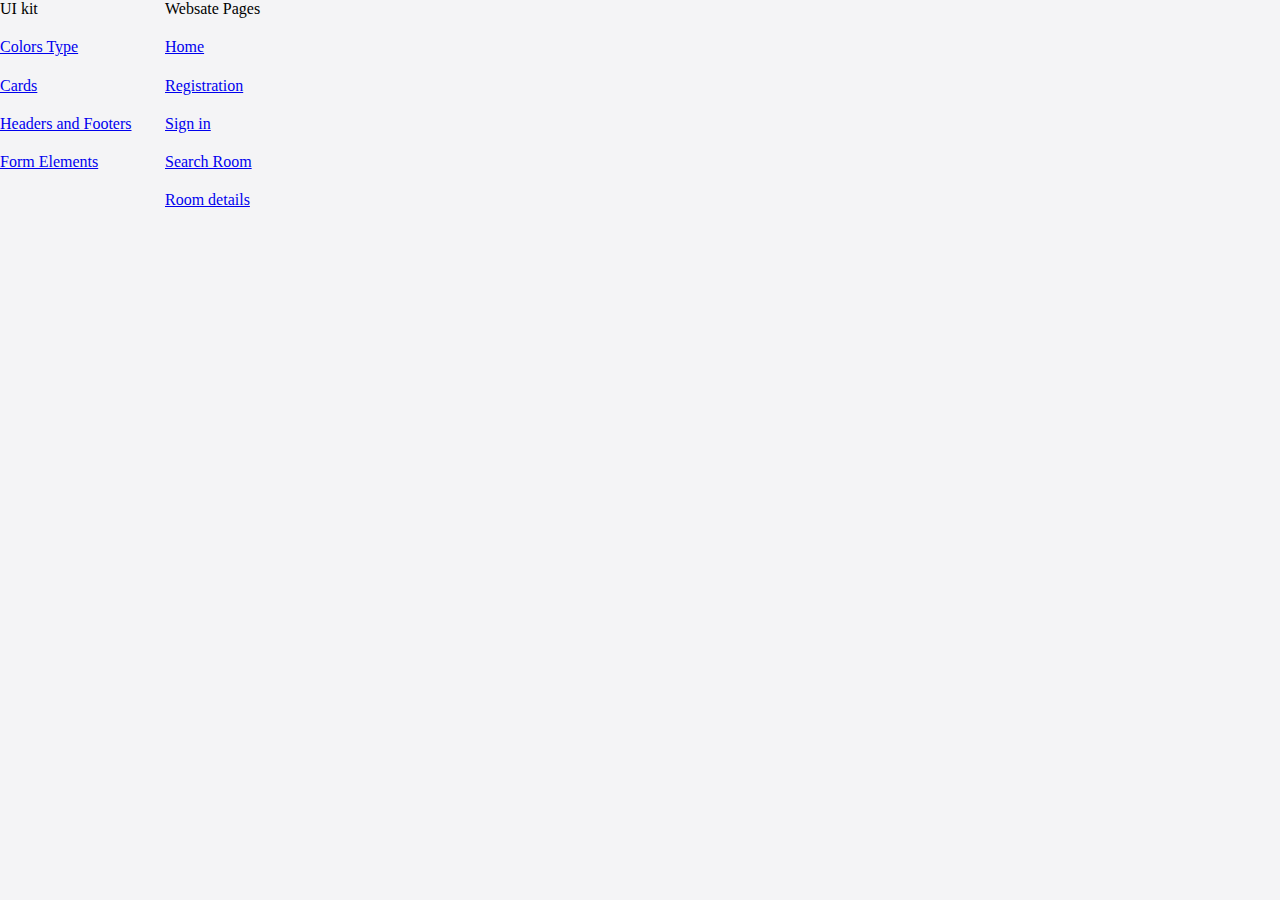
<file: index.html>
<!DOCTYPE html><html lang="en"><head><meta charset="utf-8"><meta name="viewport" content="width=device-width, initial-scale=1.0"><title>Pages</title><script src="https://ajax.googleapis.com/ajax/libs/jquery/2.1.3/jquery.min.js"></script><body><div class="AllPages"><div class="UI"><p>UI kit</p><a class="Ui-link" href="https://ryuu-san.github.io/Hotel/colors&amp;type.html"><h2 class="default-second-level-heading bullet-list__header"></h2> Colors Type</a><a class="Ui-link" href="https://ryuu-san.github.io/Hotel/cards.html"><h2 class="default-second-level-heading bullet-list__header"></h2> Cards</a><a class="Ui-link" href="https://ryuu-san.github.io/Hotel/headers&amp;footers.html"><h2 class="default-second-level-heading bullet-list__header"></h2> Headers and Footers</a><a class="Ui-link" href="https://ryuu-san.github.io/Hotel/form&amp;elements.html"><h2 class="default-second-level-heading bullet-list__header"></h2> Form Elements</a></div><div class="WebsatePages"><p>Websate Pages</p><a class="Ui-link" href="https://ryuu-san.github.io/Hotel/landing&amp;page.html"><h2 class="default-second-level-heading bullet-list__header"></h2> Home</a><a class="Ui-link" href="https://ryuu-san.github.io/Hotel/registration.html"><h2 class="default-second-level-heading bullet-list__header"></h2> Registration</a><a class="Ui-link" href="https://ryuu-san.github.io/Hotel/sign&amp;in.html"><h2 class="default-second-level-heading bullet-list__header"></h2> Sign in</a><a class="Ui-link" href="https://ryuu-san.github.io/Hotel/search&amp;room-filter.html"><h2 class="default-second-level-heading bullet-list__header"></h2> Search Room</a><a class="Ui-link" href="https://ryuu-san.github.io/Hotel/room&amp;details.html"><h2 class="default-second-level-heading bullet-list__header"></h2> Room details</a></div></div><script type="text/javascript" src="https://ryuu-san.github.io/Hotel/assets/js/app.js"></script></body><link href="https://ryuu-san.github.io/Hotel/assets/css/app.css" rel="stylesheet"></head></html>
</file>
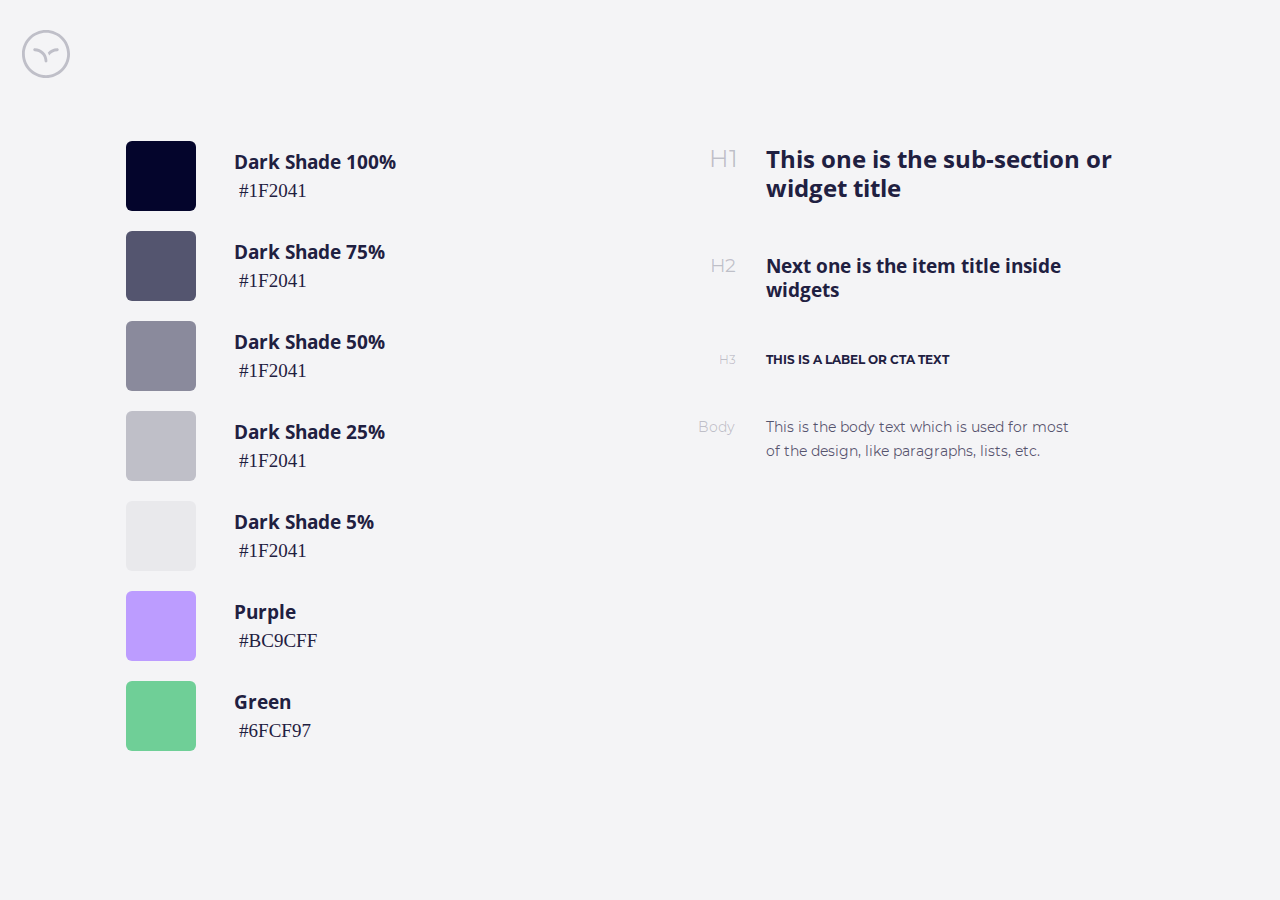
<file: colors&type.html>
<!DOCTYPE html><html lang="en"><head><meta charset="utf-8"><meta name="viewport" content="width=device-width, initial-scale=1.0"><title>Colors &amp; Type</title><script src="https://ajax.googleapis.com/ajax/libs/jquery/2.1.3/jquery.min.js"></script><link href="https://ryuu-san.github.io/Hotel/assets/css/app.css" rel="stylesheet"></head><body><div class="logo__svg"><svg width="48" height="48" viewBox="0 0 48 48" fill="none" xmlns="http://www.w3.org/2000/svg"><path d="M23.9989 32.4712C23.2224 32.4712 22.5871 31.8359 22.5871 31.0594C22.5871 25.6241 18.14 21.177 12.7047 21.177C11.9283 21.177 11.293 20.5418 11.293 19.7653C11.293 18.9888 11.9283 18.3535 12.7047 18.3535C19.7283 18.3535 25.4106 24.0359 25.4106 31.0594C25.4106 31.8359 24.7753 32.4712 23.9989 32.4712Z" fill="#1F2041" fill-opacity="0.25"></path><path d="M36.7068 19.7653C36.7068 20.5418 36.0715 21.177 35.295 21.177C31.9421 21.177 28.9421 22.8712 27.1774 25.4476C26.7892 24.4594 26.3303 23.5418 25.7656 22.6947C28.095 20.0123 31.5186 18.3535 35.295 18.3535C36.0715 18.3535 36.7068 18.9888 36.7068 19.7653Z" fill="#1F2041" fill-opacity="0.25"></path><path d="M24 48C10.7647 48 0 37.2353 0 24C0 10.7647 10.7647 0 24 0C37.2353 0 48 10.7647 48 24C48 37.2353 37.2353 48 24 48ZM24 2.82353C12.3176 2.82353 2.82353 12.3176 2.82353 24C2.82353 35.6824 12.3176 45.1765 24 45.1765C35.6824 45.1765 45.1765 35.6824 45.1765 24C45.1765 12.3176 35.6824 2.82353 24 2.82353Z" fill="#1F2041" fill-opacity="0.25"></path></svg></div><div class="block-colorsType"><div class="element-column element-column__colors-type"><div class="element-column__color-wrap"><div class="element-column__block-color"><div class="color-rendering color-rendering__element-column color-rendering"></div><h1 class="color-code__title">Dark Shade 100%</h1><p class="color-code__text">#1F2041</p></div></div><div class="element-column__color-wrap"><div class="element-column__block-color"><div class="color-rendering color-rendering__element-column color-rendering_dark-grey"></div><h1 class="color-code__title">Dark Shade 75%</h1><p class="color-code__text">#1F2041</p></div></div><div class="element-column__color-wrap"><div class="element-column__block-color"><div class="color-rendering color-rendering__element-column color-rendering_gray"></div><h1 class="color-code__title">Dark Shade 50%</h1><p class="color-code__text">#1F2041</p></div></div><div class="element-column__color-wrap"><div class="element-column__block-color"><div class="color-rendering color-rendering__element-column color-rendering_light-gray"></div><h1 class="color-code__title">Dark Shade 25%</h1><p class="color-code__text">#1F2041</p></div></div><div class="element-column__color-wrap"><div class="element-column__block-color"><div class="color-rendering color-rendering__element-column color-rendering_white"></div><h1 class="color-code__title">Dark Shade 5%</h1><p class="color-code__text">#1F2041</p></div></div><div class="element-column__color-wrap"><div class="element-column__block-color"><div class="color-rendering color-rendering__element-column color-rendering_purple"></div><h1 class="color-code__title">Purple</h1><p class="color-code__text">#BC9CFF</p></div></div><div class="element-column__color-wrap"><div class="element-column__block-color"><div class="color-rendering color-rendering__element-column color-rendering_green"></div><h1 class="color-code__title">Green</h1><p class="color-code__text">#6FCF97</p></div></div></div><div class="element-column element-column__colors-type"><div class="block-container"><h1 class="header-example_example-H1">H1</h1><h1 class="text-example_example-H1">This one is the sub-section or widget title</h1></div><div class="block-container"><h1 class="header-example_example-H2">H2</h1><h1 class="text-example_example-H2">Next one is the item title inside widgets</h1></div><div class="block-container"><h1 class="header-example_example-H3">H3</h1><h1 class="text-example_example-H3">This is a label or CTA text</h1></div><div class="block-container"><h1 class="header-example_example-body">Body</h1><h1 class="text-example_example-body">This is the body text which is used for most of the design, like paragraphs, lists, etc.</h1></div></div></div><script type="text/javascript" src="https://ryuu-san.github.io/Hotel/assets/js/app.js"></script></body></html>
</file>
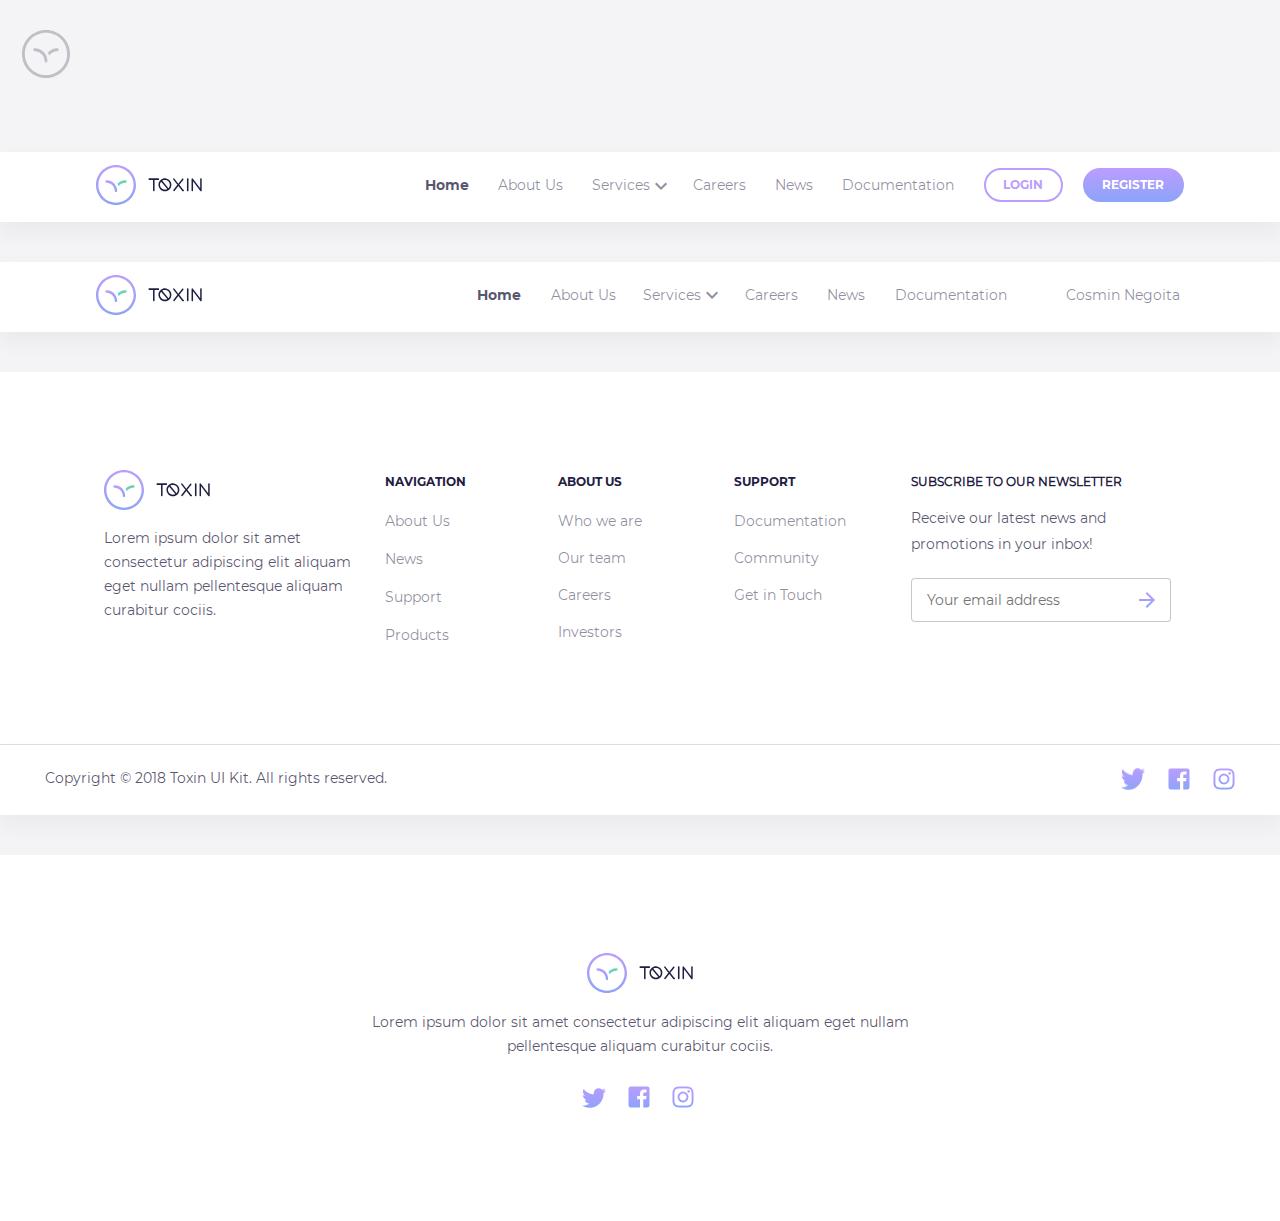
<file: headers&footers.html>
<!DOCTYPE html><html lang="en"><head><meta charset="utf-8"><meta name="viewport" content="width=device-width, initial-scale=1.0"><title>Headers &amp; Footers</title><script src="https://ajax.googleapis.com/ajax/libs/jquery/2.1.3/jquery.min.js"></script><link href="https://ryuu-san.github.io/Hotel/assets/css/app.css" rel="stylesheet"></head><body><div class="logo__svg"><svg width="48" height="48" viewBox="0 0 48 48" fill="none" xmlns="http://www.w3.org/2000/svg"><path d="M23.9989 32.4712C23.2224 32.4712 22.5871 31.8359 22.5871 31.0594C22.5871 25.6241 18.14 21.177 12.7047 21.177C11.9283 21.177 11.293 20.5418 11.293 19.7653C11.293 18.9888 11.9283 18.3535 12.7047 18.3535C19.7283 18.3535 25.4106 24.0359 25.4106 31.0594C25.4106 31.8359 24.7753 32.4712 23.9989 32.4712Z" fill="#1F2041" fill-opacity="0.25"></path><path d="M36.7068 19.7653C36.7068 20.5418 36.0715 21.177 35.295 21.177C31.9421 21.177 28.9421 22.8712 27.1774 25.4476C26.7892 24.4594 26.3303 23.5418 25.7656 22.6947C28.095 20.0123 31.5186 18.3535 35.295 18.3535C36.0715 18.3535 36.7068 18.9888 36.7068 19.7653Z" fill="#1F2041" fill-opacity="0.25"></path><path d="M24 48C10.7647 48 0 37.2353 0 24C0 10.7647 10.7647 0 24 0C37.2353 0 48 10.7647 48 24C48 37.2353 37.2353 48 24 48ZM24 2.82353C12.3176 2.82353 2.82353 12.3176 2.82353 24C2.82353 35.6824 12.3176 45.1765 24 45.1765C35.6824 45.1765 45.1765 35.6824 45.1765 24C45.1765 12.3176 35.6824 2.82353 24 2.82353Z" fill="#1F2041" fill-opacity="0.25"></path></svg></div><div class="block-headers-footers"><div class="container-headers-footers"><div class="header-visitor"><div class="container-headers container-headers__header-visitor"><div class="header-visitor__logo standard-logo"><img src="/assets/img/Logo.svg"></div><div class="header-visitor__logo mobile-logo"><img src="/assets/img/Logo-mobile.svg"></div><div class="header-visitor__navigation"><p class="default-entire-text header-visitor__navigation-title header-visitor__navigation-title_active">Home</p><p class="default-entire-text header-visitor__navigation-title">About Us</p><p class="default-entire-text header-visitor__navigation-title"><span class="datepicker__market">expand_more</span> Services</p><p class="default-entire-text header-visitor__navigation-title">Careers</p><p class="default-entire-text header-visitor__navigation-title">News</p><p class="default-entire-text header-visitor__navigation-title">Documentation</p><span class="mobile-menu">menu</span><span class="mobile-profile">person_outline</span><div class="button-container button-container__header-visitor"><button class="main-button visitor-button-login">Login</button></div><div class="button-container button-container__header-visitor button-container__header-visitor_left"><button class="main-button visitor-button-register">Register</button></div></div></div></div></div><div class="container-headers-footers"><div class="header-user"><div class="container-headers container-headers__header-visitor"><div class="header-user__logo standard-logo"><img src="/assets/img/Logo.svg"></div><div class="header-user__logo mobile-logo"><img src="/assets/img/Logo-mobile.svg"></div><div class="header-user__navigation"><p class="default-entire-text header-user__navigation-title header-user__navigation-title_active">Home</p><p class="default-entire-text header-user__navigation-title">About Us</p><p class="default-entire-text header-user__navigation-title"><span class="datepicker__market">expand_more</span> Services</p><p class="default-entire-text header-user__navigation-title">Careers</p><p class="default-entire-text header-user__navigation-title">News</p><p class="default-entire-text header-user__navigation-title">Documentation</p><span class="mobile-menu">menu</span><span class="mobile-profile">person_outline</span><div class="user-profile"><p class="default-entire-text header-user__navigation-title user-profile__title">Cosmin Negoita</p></div></div></div></div></div><div class="container-headers-footers"><div class="footer-navigation"><div class="container-footers container-footers__footer-navigation"><div class="footer-navigation__logo-text"><img src="/assets/img/Logo.svg"><p class="default-entire-text footer-navigation__text">Lorem ipsum dolor sit amet consectetur adipiscing elit aliquam eget nullam pellentesque aliquam curabitur cociis. </p></div><div class="footer-navigation__navigation-department"><h2 class="default-second-level-heading footer-navigation__navigation-title">Navigation</h2><p class="default-entire-text footer-navigation__navigation-text">About Us</p><p class="default-entire-text footer-navigation__navigation-text">News</p><p class="default-entire-text footer-navigation__navigation-text">Support</p><p class="default-entire-text footer-navigation__navigation-text">Products</p></div><div class="footer-navigation__about"><h2 class="default-second-level-heading footer-navigation__about-title">ABOUT US</h2><p class="default-entire-text footer-navigation__about-text">Who we are</p><p class="default-entire-text footer-navigation__about-text">Our team</p><p class="default-entire-text footer-navigation__about-text">Careers</p><p class="default-entire-text footer-navigation__about-text">Investors</p></div><div class="footer-navigation__support"><h2 class="default-second-level-heading footer-navigation__support-title">Support</h2><p class="default-entire-text footer-navigation__support-text">Documentation</p><p class="default-entire-text footer-navigation__support-text">Community</p><p class="default-entire-text footer-navigation__support-text">Get in Touch</p></div><div class="footer-navigation__newsletter"><h2 class="default-second-level-heading footer-navigation__newsletter-title">Subscribe to our newsletter</h2><p class="default-entire-text footer-navigation__newsletter-text">Receive our latest news and promotions in your inbox!</p><div class="footer-navigation__container-form"><input class="main-form main-form_padding" type="text" placeholder="Your email address"><span class="email-marker email-marker__footer-navigation">arrow_forward</span></div></div></div></div><div class="footer-navigation__copyright"><div class="container-copyright container-copyright__footer-navigation"><p class="default-entire-text footer-navigation__copyright-text">Copyright © 2018 Toxin UI Kit. All rights reserved.</p><div class="footer-navigation__container-social"><img class="footer-navigation__image" src="/assets/img/twit.png"><img class="footer-navigation__image" src="/assets/img/fsb.png"><img class="footer-navigation__image" src="/assets/img/inst.png"></div></div></div></div><div class="container-headers-footers"><div class="footer-creative footer-creative__container-headers-footers"><div class="container-creative container-creative__footer-creative"><div class="container-creative__logo-text"><svg width="106" height="40" viewBox="0 0 106 40" fill="none" xmlns="http://www.w3.org/2000/svg"><path d="M62.335 13.368C62.5567 13.368 62.7375 13.4438 62.8775 13.5955C63.0292 13.7355 63.105 13.9163 63.105 14.138C63.105 14.348 63.0292 14.5288 62.8775 14.6805C62.7375 14.8322 62.5567 14.908 62.335 14.908H58.5725V25.408C58.5725 25.6297 58.4967 25.8163 58.345 25.968C58.205 26.108 58.0242 26.178 57.8025 26.178C57.5925 26.178 57.4117 26.108 57.26 25.968C57.1083 25.8163 57.0325 25.6297 57.0325 25.408V14.908H53.27C53.06 14.908 52.8792 14.8322 52.7275 14.6805C52.5758 14.5288 52.5 14.348 52.5 14.138C52.5 13.9163 52.5758 13.7355 52.7275 13.5955C52.8792 13.4438 53.06 13.368 53.27 13.368H62.335Z" fill="#1F2041"></path><path d="M68.9076 13.368C69.7943 13.368 70.6285 13.5372 71.4101 13.8755C72.2035 14.2138 72.8918 14.6747 73.4751 15.258C74.0701 15.8413 74.5368 16.5297 74.8751 17.323C75.2134 18.1047 75.3826 18.9388 75.3826 19.8255C75.3826 20.8638 75.1609 21.8205 74.7176 22.6955C74.2743 23.5705 73.6735 24.3055 72.9151 24.9005C72.9151 24.9005 72.9035 24.9122 72.8801 24.9355C72.3201 25.3555 71.7076 25.688 71.0426 25.933C70.3776 26.1663 69.666 26.283 68.9076 26.283C68.0209 26.283 67.1868 26.1138 66.4051 25.7755C65.6234 25.4372 64.9351 24.9763 64.3401 24.393C63.7568 23.8097 63.296 23.1272 62.9576 22.3455C62.6193 21.5638 62.4501 20.7238 62.4501 19.8255C62.4501 18.8455 62.6484 17.9413 63.0451 17.113C63.4418 16.273 63.9843 15.5555 64.6726 14.9605L64.7426 14.8905C64.7543 14.8905 64.7718 14.8788 64.7951 14.8555C65.3551 14.3888 65.9851 14.0272 66.6851 13.7705C67.3851 13.5022 68.1259 13.368 68.9076 13.368ZM68.9076 24.743C69.351 24.743 69.771 24.6905 70.1676 24.5855C70.576 24.4688 70.961 24.3113 71.3226 24.113L65.1801 16.6405C64.8068 17.0722 64.5151 17.5622 64.3051 18.1105C64.0951 18.6472 63.9901 19.2188 63.9901 19.8255C63.9901 20.5022 64.1185 21.138 64.3751 21.733C64.6318 22.328 64.9818 22.853 65.4251 23.308C65.8801 23.7513 66.4051 24.1013 67.0001 24.358C67.5951 24.6147 68.231 24.743 68.9076 24.743ZM72.5301 23.1505C72.9384 22.7072 73.2535 22.2055 73.4751 21.6455C73.7085 21.0738 73.8251 20.4672 73.8251 19.8255C73.8251 19.1488 73.6968 18.513 73.4401 17.918C73.1834 17.323 72.8276 16.8038 72.3726 16.3605C71.9293 15.9055 71.4101 15.5497 70.8151 15.293C70.2201 15.0363 69.5843 14.908 68.9076 14.908C68.4409 14.908 67.9918 14.9722 67.5601 15.1005C67.1284 15.2172 66.7259 15.3922 66.3526 15.6255L72.5301 23.1505Z" fill="#1F2041"></path><path d="M82.351 20.6305C82.1177 20.6305 81.9194 20.5372 81.756 20.3505L77.2585 14.5755C77.1302 14.4122 77.0777 14.2313 77.101 14.033C77.1244 13.823 77.2177 13.6538 77.381 13.5255C77.5444 13.3972 77.7252 13.3505 77.9235 13.3855C78.1335 13.4088 78.3027 13.5022 78.431 13.6655L82.351 18.6705L86.1835 13.753C86.3119 13.5897 86.4752 13.4963 86.6735 13.473C86.8835 13.4497 87.0702 13.5022 87.2335 13.6305C87.3969 13.7588 87.4902 13.928 87.5135 14.138C87.5369 14.3363 87.4844 14.5172 87.356 14.6805L82.946 20.3505C82.7944 20.5372 82.596 20.6305 82.351 20.6305ZM87.2685 26.2655C87.2219 26.2655 87.146 26.2597 87.041 26.248C86.9477 26.2363 86.8369 26.2072 86.7085 26.1605C86.5802 26.1022 86.4402 26.0263 86.2885 25.933C86.1485 25.828 86.0085 25.688 85.8685 25.513L82.351 20.9805L78.5185 25.9155C78.3902 26.0788 78.221 26.1722 78.011 26.1955C77.8127 26.2188 77.6319 26.1663 77.4685 26.038C77.3052 25.9097 77.2119 25.7463 77.1885 25.548C77.1652 25.338 77.2177 25.1513 77.346 24.988L81.756 19.318C81.896 19.1313 82.0885 19.038 82.3335 19.038C82.5902 19.038 82.7944 19.1313 82.946 19.318L87.041 24.568C87.0994 24.6497 87.1519 24.7022 87.1985 24.7255C87.2452 24.7488 87.2802 24.7663 87.3035 24.778C87.5019 24.778 87.6652 24.848 87.7935 24.988C87.9335 25.1163 88.0094 25.2797 88.021 25.478C88.0444 25.688 87.986 25.8688 87.846 26.0205C87.706 26.1722 87.531 26.2538 87.321 26.2655H87.2685Z" fill="#1F2041"></path><path d="M91.7343 26.2655C91.5126 26.2655 91.326 26.1897 91.1743 26.038C91.0226 25.8863 90.9468 25.6997 90.9468 25.478V14.103C90.9468 13.893 91.0226 13.7122 91.1743 13.5605C91.326 13.4088 91.5126 13.333 91.7343 13.333C91.9443 13.333 92.1251 13.4088 92.2768 13.5605C92.4285 13.7122 92.5043 13.893 92.5043 14.103V25.478C92.5043 25.6997 92.4285 25.8863 92.2768 26.038C92.1251 26.1897 91.9443 26.2655 91.7343 26.2655Z" fill="#1F2041"></path><path d="M104.938 26.2305C104.681 26.2305 104.483 26.1313 104.343 25.933L97.0452 16.343V25.478C97.0452 25.688 96.9693 25.8688 96.8177 26.0205C96.6777 26.1605 96.5027 26.2305 96.2927 26.2305C96.0943 26.2305 95.9193 26.1605 95.7677 26.0205C95.616 25.8688 95.5402 25.688 95.5402 25.478V14.1205C95.5402 13.9572 95.5868 13.8113 95.6802 13.683C95.7735 13.5547 95.9018 13.4672 96.0652 13.4205C96.2168 13.3622 96.3685 13.3563 96.5202 13.403C96.6718 13.4497 96.8002 13.5372 96.9052 13.6655L104.185 23.273V14.1205C104.185 13.9222 104.255 13.7472 104.395 13.5955C104.547 13.4438 104.728 13.368 104.938 13.368C105.148 13.368 105.323 13.4438 105.463 13.5955C105.614 13.7472 105.69 13.9222 105.69 14.1205V25.478C105.69 25.6413 105.643 25.7872 105.55 25.9155C105.457 26.0438 105.334 26.1372 105.183 26.1955C105.066 26.2188 104.984 26.2305 104.938 26.2305Z" fill="#1F2041"></path><path d="M20.0003 27.0587C19.3533 27.0587 18.8239 26.5292 18.8239 25.8822C18.8239 21.3528 15.118 17.6469 10.5886 17.6469C9.94152 17.6469 9.41211 17.1175 9.41211 16.4704C9.41211 15.8234 9.94152 15.2939 10.5886 15.2939C16.4415 15.2939 21.1768 20.0292 21.1768 25.8822C21.1768 26.5292 20.6474 27.0587 20.0003 27.0587Z" fill="url(#paint0_linear)"></path><path d="M30.5884 16.4704C30.5884 17.1175 30.0589 17.6469 29.4119 17.6469C26.6178 17.6469 24.1178 19.0587 22.6472 21.2057C22.3236 20.3822 21.9413 19.6175 21.4707 18.9116C23.4119 16.6763 26.2648 15.2939 29.4119 15.2939C30.0589 15.2939 30.5884 15.8234 30.5884 16.4704Z" fill="url(#paint1_linear)"></path><path d="M20 40C8.97059 40 0 31.0294 0 20C0 8.97059 8.97059 0 20 0C31.0294 0 40 8.97059 40 20C40 31.0294 31.0294 40 20 40ZM20 2.35294C10.2647 2.35294 2.35294 10.2647 2.35294 20C2.35294 29.7353 10.2647 37.6471 20 37.6471C29.7353 37.6471 37.6471 29.7353 37.6471 20C37.6471 10.2647 29.7353 2.35294 20 2.35294Z" fill="url(#paint2_linear)"></path><defs><linearGradient id="paint0_linear" x1="15.2945" y1="15.2939" x2="15.2945" y2="27.0587" gradientUnits="userSpaceOnUse"><stop stop-color="#BC9CFF"></stop><stop offset="1" stop-color="#8BA4F9"></stop></linearGradient><linearGradient id="paint1_linear" x1="26.0295" y1="15.2939" x2="26.0295" y2="21.2057" gradientUnits="userSpaceOnUse"><stop stop-color="#6FCF97"></stop><stop offset="1" stop-color="#66D2EA"></stop></linearGradient><linearGradient id="paint2_linear" x1="20" y1="0" x2="20" y2="40" gradientUnits="userSpaceOnUse"><stop stop-color="#BC9CFF"></stop><stop offset="1" stop-color="#8BA4F9"></stop></linearGradient></defs></svg><p class="default-entire-text container-creative__text">Lorem ipsum dolor sit amet consectetur adipiscing elit aliquam eget nullam pellentesque aliquam curabitur cociis.</p><img class="container-creative__image" src="/assets/img/twit.png"><img class="container-creative__image" src="/assets/img/fsb.png"><img class="container-creative__image" src="/assets/img/inst.png"></div></div></div></div></div><script type="text/javascript" src="https://ryuu-san.github.io/Hotel/assets/js/app.js"></script></body></html>
</file>
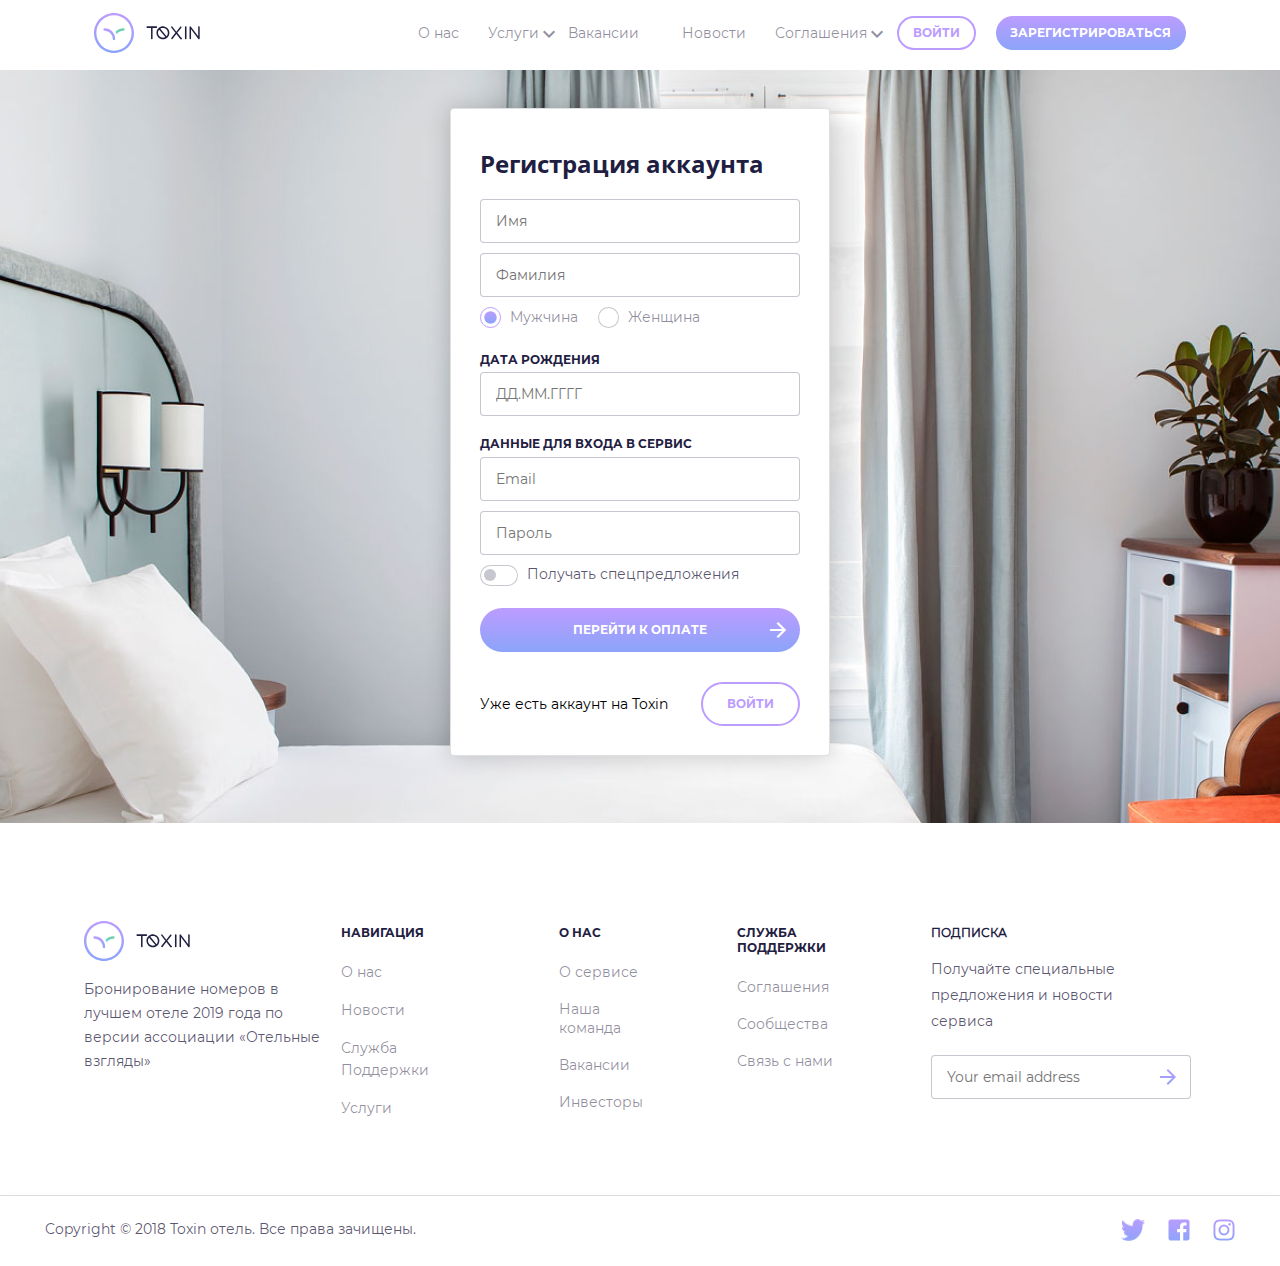
<file: registration.html>
<!DOCTYPE html><html lang="en"><head><meta charset="utf-8"><meta name="viewport" content="width=device-width, initial-scale=1.0"><title>Registration</title><script src="https://ajax.googleapis.com/ajax/libs/jquery/2.1.3/jquery.min.js"></script><link href="https://ryuu-san.github.io/Hotel/assets/css/app.css" rel="stylesheet"></head><body><div class="container-headers-footers LandingPage"><div class="header-visitor"><div class="container-headers container-headers__header-visitor"><div class="header-visitor__logo standard-logo"><img src="/assets/img/Logo.svg"></div><div class="header-visitor__logo mobile-logo"><img src="/assets/img/Logo-mobile.svg"></div><div class="header-visitor__navigation"><p class="default-entire-text header-visitor__navigation-title">О нас</p><p class="default-entire-text header-visitor__navigation-title"><span class="datepicker__market">expand_more</span> Услуги</p><p class="default-entire-text header-visitor__navigation-title">Вакансии</p><p class="default-entire-text header-visitor__navigation-title">Новости</p><p class="default-entire-text header-visitor__navigation-title"><span class="datepicker__market">expand_more</span> Соглашения</p><span class="mobile-menu">menu</span><span class="mobile-profile">person_outline</span><div class="button-container button-container__header-visitor"><button class="main-button visitor-button-login">Войти</button></div><div class="button-container button-container__header-visitor button-container__header-visitor_left"><button class="main-button visitor-button-register">Зарегистрироваться</button></div></div></div></div></div><div class="registration-container"><div class="registration-container__image-container"><div class="form-all-container form-all-container_top"><div class="registration-form registration-form__form-all-container"><h1 class="default-first-level-heading registration-form__title">Регистрация аккаунта</h1><div class="registration-form__block-registration"><div class="registration-form__block-section"><input class="main-form main-form_padding" type="text" placeholder="Имя"></div><div class="registration-form__block-section"><input class="main-form main-form_padding" type="text" placeholder="Фамилия"></div><div class="container-checkbox-buttons__radio"><div class="container-checkbox-buttons__radio-male"><input type="radio" name="r1" id="r1" checked><label class="container-checkbox-buttons__radio-text" for="r1">Мужчина</label></div><div class="container-checkbox-buttons__radio-female"><input type="radio" name="r1" id="r2"><label class="container-checkbox-buttons__radio-text" for="r2">Женщина</label></div></div></div><div class="registration-form__block-registration registration-form__block-registration_indent"><h2 class="default-second-level-heading registration-form__birthday-title">Дата Рождения</h2><input class="main-form main-form_padding" type="text" placeholder="ДД.ММ.ГГГГ"></div><div class="registration-form__block-registration registration-form__block-registration_positioning"><h2 class="default-second-level-heading registration-form__birthday-title">Данные для входа в сервис</h2><div class="registration-form__block-section"><input class="main-form main-form_padding" type="text" placeholder="Email"></div><div class="registration-form__block-section"><input class="main-form main-form_padding" type="password" placeholder="Пароль"></div><div class="container-checkbox-buttons__mailing-default"><input class="switch" type="checkbox" name="s1" id="s2"><label class="container-checkbox-buttons__checkbox-text" for="s2">Получать спецпредложения</label></div><div class="registration-form__block-section registration-form__block-item"><button class="main-button registration-form__button main-button_arrow">перейти к оплате</button></div></div><div class="registration-form__block-registration registration-form__width-flex"><p class="default-entire-text registration-form__login-title">Уже есть аккаунт на Toxin</p><button class="main-button button_white-default button-white-default_margin">Войти</button></div></div></div></div></div><div class="container-headers-footers footers-mobail"><div class="footer-creative footer-creative__container-headers-footers"><div class="container-creative container-creative__footer-creative"><div class="container-creative__logo-text"><svg width="106" height="40" viewBox="0 0 106 40" fill="none" xmlns="http://www.w3.org/2000/svg"><path d="M62.335 13.368C62.5567 13.368 62.7375 13.4438 62.8775 13.5955C63.0292 13.7355 63.105 13.9163 63.105 14.138C63.105 14.348 63.0292 14.5288 62.8775 14.6805C62.7375 14.8322 62.5567 14.908 62.335 14.908H58.5725V25.408C58.5725 25.6297 58.4967 25.8163 58.345 25.968C58.205 26.108 58.0242 26.178 57.8025 26.178C57.5925 26.178 57.4117 26.108 57.26 25.968C57.1083 25.8163 57.0325 25.6297 57.0325 25.408V14.908H53.27C53.06 14.908 52.8792 14.8322 52.7275 14.6805C52.5758 14.5288 52.5 14.348 52.5 14.138C52.5 13.9163 52.5758 13.7355 52.7275 13.5955C52.8792 13.4438 53.06 13.368 53.27 13.368H62.335Z" fill="#1F2041"></path><path d="M68.9076 13.368C69.7943 13.368 70.6285 13.5372 71.4101 13.8755C72.2035 14.2138 72.8918 14.6747 73.4751 15.258C74.0701 15.8413 74.5368 16.5297 74.8751 17.323C75.2134 18.1047 75.3826 18.9388 75.3826 19.8255C75.3826 20.8638 75.1609 21.8205 74.7176 22.6955C74.2743 23.5705 73.6735 24.3055 72.9151 24.9005C72.9151 24.9005 72.9035 24.9122 72.8801 24.9355C72.3201 25.3555 71.7076 25.688 71.0426 25.933C70.3776 26.1663 69.666 26.283 68.9076 26.283C68.0209 26.283 67.1868 26.1138 66.4051 25.7755C65.6234 25.4372 64.9351 24.9763 64.3401 24.393C63.7568 23.8097 63.296 23.1272 62.9576 22.3455C62.6193 21.5638 62.4501 20.7238 62.4501 19.8255C62.4501 18.8455 62.6484 17.9413 63.0451 17.113C63.4418 16.273 63.9843 15.5555 64.6726 14.9605L64.7426 14.8905C64.7543 14.8905 64.7718 14.8788 64.7951 14.8555C65.3551 14.3888 65.9851 14.0272 66.6851 13.7705C67.3851 13.5022 68.1259 13.368 68.9076 13.368ZM68.9076 24.743C69.351 24.743 69.771 24.6905 70.1676 24.5855C70.576 24.4688 70.961 24.3113 71.3226 24.113L65.1801 16.6405C64.8068 17.0722 64.5151 17.5622 64.3051 18.1105C64.0951 18.6472 63.9901 19.2188 63.9901 19.8255C63.9901 20.5022 64.1185 21.138 64.3751 21.733C64.6318 22.328 64.9818 22.853 65.4251 23.308C65.8801 23.7513 66.4051 24.1013 67.0001 24.358C67.5951 24.6147 68.231 24.743 68.9076 24.743ZM72.5301 23.1505C72.9384 22.7072 73.2535 22.2055 73.4751 21.6455C73.7085 21.0738 73.8251 20.4672 73.8251 19.8255C73.8251 19.1488 73.6968 18.513 73.4401 17.918C73.1834 17.323 72.8276 16.8038 72.3726 16.3605C71.9293 15.9055 71.4101 15.5497 70.8151 15.293C70.2201 15.0363 69.5843 14.908 68.9076 14.908C68.4409 14.908 67.9918 14.9722 67.5601 15.1005C67.1284 15.2172 66.7259 15.3922 66.3526 15.6255L72.5301 23.1505Z" fill="#1F2041"></path><path d="M82.351 20.6305C82.1177 20.6305 81.9194 20.5372 81.756 20.3505L77.2585 14.5755C77.1302 14.4122 77.0777 14.2313 77.101 14.033C77.1244 13.823 77.2177 13.6538 77.381 13.5255C77.5444 13.3972 77.7252 13.3505 77.9235 13.3855C78.1335 13.4088 78.3027 13.5022 78.431 13.6655L82.351 18.6705L86.1835 13.753C86.3119 13.5897 86.4752 13.4963 86.6735 13.473C86.8835 13.4497 87.0702 13.5022 87.2335 13.6305C87.3969 13.7588 87.4902 13.928 87.5135 14.138C87.5369 14.3363 87.4844 14.5172 87.356 14.6805L82.946 20.3505C82.7944 20.5372 82.596 20.6305 82.351 20.6305ZM87.2685 26.2655C87.2219 26.2655 87.146 26.2597 87.041 26.248C86.9477 26.2363 86.8369 26.2072 86.7085 26.1605C86.5802 26.1022 86.4402 26.0263 86.2885 25.933C86.1485 25.828 86.0085 25.688 85.8685 25.513L82.351 20.9805L78.5185 25.9155C78.3902 26.0788 78.221 26.1722 78.011 26.1955C77.8127 26.2188 77.6319 26.1663 77.4685 26.038C77.3052 25.9097 77.2119 25.7463 77.1885 25.548C77.1652 25.338 77.2177 25.1513 77.346 24.988L81.756 19.318C81.896 19.1313 82.0885 19.038 82.3335 19.038C82.5902 19.038 82.7944 19.1313 82.946 19.318L87.041 24.568C87.0994 24.6497 87.1519 24.7022 87.1985 24.7255C87.2452 24.7488 87.2802 24.7663 87.3035 24.778C87.5019 24.778 87.6652 24.848 87.7935 24.988C87.9335 25.1163 88.0094 25.2797 88.021 25.478C88.0444 25.688 87.986 25.8688 87.846 26.0205C87.706 26.1722 87.531 26.2538 87.321 26.2655H87.2685Z" fill="#1F2041"></path><path d="M91.7343 26.2655C91.5126 26.2655 91.326 26.1897 91.1743 26.038C91.0226 25.8863 90.9468 25.6997 90.9468 25.478V14.103C90.9468 13.893 91.0226 13.7122 91.1743 13.5605C91.326 13.4088 91.5126 13.333 91.7343 13.333C91.9443 13.333 92.1251 13.4088 92.2768 13.5605C92.4285 13.7122 92.5043 13.893 92.5043 14.103V25.478C92.5043 25.6997 92.4285 25.8863 92.2768 26.038C92.1251 26.1897 91.9443 26.2655 91.7343 26.2655Z" fill="#1F2041"></path><path d="M104.938 26.2305C104.681 26.2305 104.483 26.1313 104.343 25.933L97.0452 16.343V25.478C97.0452 25.688 96.9693 25.8688 96.8177 26.0205C96.6777 26.1605 96.5027 26.2305 96.2927 26.2305C96.0943 26.2305 95.9193 26.1605 95.7677 26.0205C95.616 25.8688 95.5402 25.688 95.5402 25.478V14.1205C95.5402 13.9572 95.5868 13.8113 95.6802 13.683C95.7735 13.5547 95.9018 13.4672 96.0652 13.4205C96.2168 13.3622 96.3685 13.3563 96.5202 13.403C96.6718 13.4497 96.8002 13.5372 96.9052 13.6655L104.185 23.273V14.1205C104.185 13.9222 104.255 13.7472 104.395 13.5955C104.547 13.4438 104.728 13.368 104.938 13.368C105.148 13.368 105.323 13.4438 105.463 13.5955C105.614 13.7472 105.69 13.9222 105.69 14.1205V25.478C105.69 25.6413 105.643 25.7872 105.55 25.9155C105.457 26.0438 105.334 26.1372 105.183 26.1955C105.066 26.2188 104.984 26.2305 104.938 26.2305Z" fill="#1F2041"></path><path d="M20.0003 27.0587C19.3533 27.0587 18.8239 26.5292 18.8239 25.8822C18.8239 21.3528 15.118 17.6469 10.5886 17.6469C9.94152 17.6469 9.41211 17.1175 9.41211 16.4704C9.41211 15.8234 9.94152 15.2939 10.5886 15.2939C16.4415 15.2939 21.1768 20.0292 21.1768 25.8822C21.1768 26.5292 20.6474 27.0587 20.0003 27.0587Z" fill="url(#paint0_linear)"></path><path d="M30.5884 16.4704C30.5884 17.1175 30.0589 17.6469 29.4119 17.6469C26.6178 17.6469 24.1178 19.0587 22.6472 21.2057C22.3236 20.3822 21.9413 19.6175 21.4707 18.9116C23.4119 16.6763 26.2648 15.2939 29.4119 15.2939C30.0589 15.2939 30.5884 15.8234 30.5884 16.4704Z" fill="url(#paint1_linear)"></path><path d="M20 40C8.97059 40 0 31.0294 0 20C0 8.97059 8.97059 0 20 0C31.0294 0 40 8.97059 40 20C40 31.0294 31.0294 40 20 40ZM20 2.35294C10.2647 2.35294 2.35294 10.2647 2.35294 20C2.35294 29.7353 10.2647 37.6471 20 37.6471C29.7353 37.6471 37.6471 29.7353 37.6471 20C37.6471 10.2647 29.7353 2.35294 20 2.35294Z" fill="url(#paint2_linear)"></path><defs><linearGradient id="paint0_linear" x1="15.2945" y1="15.2939" x2="15.2945" y2="27.0587" gradientUnits="userSpaceOnUse"><stop stop-color="#BC9CFF"></stop><stop offset="1" stop-color="#8BA4F9"></stop></linearGradient><linearGradient id="paint1_linear" x1="26.0295" y1="15.2939" x2="26.0295" y2="21.2057" gradientUnits="userSpaceOnUse"><stop stop-color="#6FCF97"></stop><stop offset="1" stop-color="#66D2EA"></stop></linearGradient><linearGradient id="paint2_linear" x1="20" y1="0" x2="20" y2="40" gradientUnits="userSpaceOnUse"><stop stop-color="#BC9CFF"></stop><stop offset="1" stop-color="#8BA4F9"></stop></linearGradient></defs></svg><p class="default-entire-text container-creative__text">Бронирование номеров в лучшем отеле 2019 года по версии ассоциации «Отельные взгляды»</p><img class="container-creative__image" src="/assets/img/twit.png"><img class="container-creative__image" src="/assets/img/fsb.png"><img class="container-creative__image" src="/assets/img/inst.png"></div></div></div></div><div class="container-headers-footers footer-standart"><div class="footer-navigation"><div class="container-footers container-footers__footer-navigation"><div class="footer-navigation__logo-text"><img src="/assets/img/Logo.svg"><p class="default-entire-text footer-navigation__text">Бронирование номеров в лучшем отеле 2019 года по версии ассоциации «Отельные взгляды»</p></div><div class="footer-navigation__navigation-department"><h2 class="default-second-level-heading footer-navigation__navigation-title">Навигация</h2><p class="default-entire-text footer-navigation__navigation-text">О нас</p><p class="default-entire-text footer-navigation__navigation-text">Новости</p><p class="default-entire-text footer-navigation__navigation-text">Служба Поддержки</p><p class="default-entire-text footer-navigation__navigation-text">Услуги</p></div><div class="footer-navigation__about"><h2 class="default-second-level-heading footer-navigation__about-title">О нас</h2><p class="default-entire-text footer-navigation__about-text">О сервисе</p><p class="default-entire-text footer-navigation__about-text">Наша команда</p><p class="default-entire-text footer-navigation__about-text">Вакансии</p><p class="default-entire-text footer-navigation__about-text">Инвесторы</p></div><div class="footer-navigation__support"><h2 class="default-second-level-heading footer-navigation__support-title">Служба Поддержки</h2><p class="default-entire-text footer-navigation__support-text">Соглашения</p><p class="default-entire-text footer-navigation__support-text">Сообщества</p><p class="default-entire-text footer-navigation__support-text">Связь с нами</p></div><div class="footer-navigation__newsletter"><h2 class="default-second-level-heading footer-navigation__newsletter-title">Подписка</h2><p class="default-entire-text footer-navigation__newsletter-text">Получайте специальные предложения и новости сервиса</p><div class="footer-navigation__container-form"><input class="main-form main-form_padding" type="text" placeholder="Your email address"><span class="email-marker email-marker__footer-navigation">arrow_forward</span></div></div></div></div></div><div class="footer-navigation__copyright"><div class="container-copyright container-copyright__footer-navigation"><p class="default-entire-text footer-navigation__copyright-text">Copyright © 2018 Toxin отель. Все права зачищены.</p><div class="footer-navigation__container-social"><img class="footer-navigation__image" src="/assets/img/twit.png"><img class="footer-navigation__image" src="/assets/img/fsb.png"><img class="footer-navigation__image" src="/assets/img/inst.png"></div></div></div><script type="text/javascript" src="https://ryuu-san.github.io/Hotel/assets/js/app.js"></script></body></html>
</file>
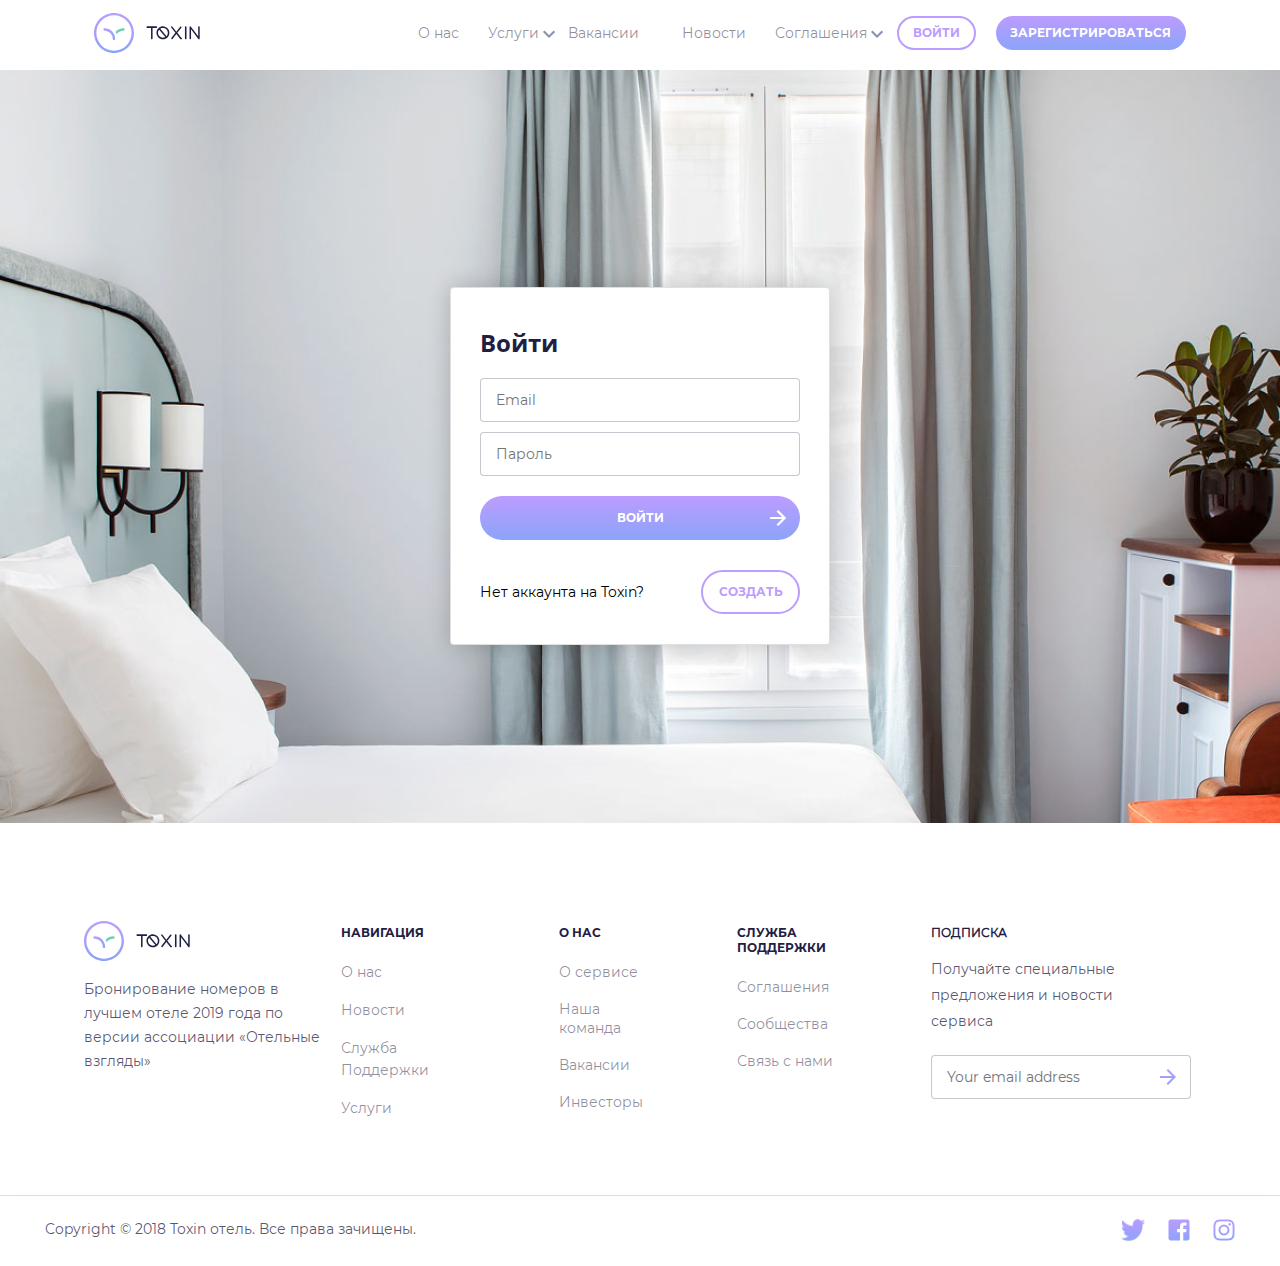
<file: sign&in.html>
<!DOCTYPE html><html lang="en"><head><meta charset="utf-8"><meta name="viewport" content="width=device-width, initial-scale=1.0"><title>Sign in</title><script src="https://ajax.googleapis.com/ajax/libs/jquery/2.1.3/jquery.min.js"></script><link href="https://ryuu-san.github.io/Hotel/assets/css/app.css" rel="stylesheet"></head><body><div class="container-headers-footers LandingPage"><div class="header-visitor"><div class="container-headers container-headers__header-visitor"><div class="header-visitor__logo standard-logo"><img src="/assets/img/Logo.svg"></div><div class="header-visitor__logo mobile-logo"><img src="/assets/img/Logo-mobile.svg"></div><div class="header-visitor__navigation"><p class="default-entire-text header-visitor__navigation-title">О нас</p><p class="default-entire-text header-visitor__navigation-title"><span class="datepicker__market">expand_more</span> Услуги</p><p class="default-entire-text header-visitor__navigation-title">Вакансии</p><p class="default-entire-text header-visitor__navigation-title">Новости</p><p class="default-entire-text header-visitor__navigation-title"><span class="datepicker__market">expand_more</span> Соглашения</p><span class="mobile-menu">menu</span><span class="mobile-profile">person_outline</span><div class="button-container button-container__header-visitor"><button class="main-button visitor-button-login">Войти</button></div><div class="button-container button-container__header-visitor button-container__header-visitor_left"><button class="main-button visitor-button-register">Зарегистрироваться</button></div></div></div></div></div><div class="sign-in-container"><div class="sign-in-container__image-container"><div class="form-all-container form-all-container_top"><div class="form-login form-login__form-all-container"><div class="form-login__password_email"><h1 class="default-first-level-heading form-login__title form-login__title_margin">Войти</h1><div class="form-login__block-section"><input class="main-form main-form_padding" type="text" placeholder="Email"></div><div class="form-login__block-section"><input class="main-form main-form_padding" type="password" placeholder="Пароль"></div></div><button class="main-button form-login__button main-button_arrow">Войти</button><div class="form-login__registration-form"><p class="default-entire-text registration-form__title registration-form__login-title">Нет аккаунта на Toxin?</p><button class="main-button button_white-default ">Создать</button></div></div></div></div></div><div class="container-headers-footers footers-mobail"><div class="footer-creative footer-creative__container-headers-footers"><div class="container-creative container-creative__footer-creative"><div class="container-creative__logo-text"><svg width="106" height="40" viewBox="0 0 106 40" fill="none" xmlns="http://www.w3.org/2000/svg"><path d="M62.335 13.368C62.5567 13.368 62.7375 13.4438 62.8775 13.5955C63.0292 13.7355 63.105 13.9163 63.105 14.138C63.105 14.348 63.0292 14.5288 62.8775 14.6805C62.7375 14.8322 62.5567 14.908 62.335 14.908H58.5725V25.408C58.5725 25.6297 58.4967 25.8163 58.345 25.968C58.205 26.108 58.0242 26.178 57.8025 26.178C57.5925 26.178 57.4117 26.108 57.26 25.968C57.1083 25.8163 57.0325 25.6297 57.0325 25.408V14.908H53.27C53.06 14.908 52.8792 14.8322 52.7275 14.6805C52.5758 14.5288 52.5 14.348 52.5 14.138C52.5 13.9163 52.5758 13.7355 52.7275 13.5955C52.8792 13.4438 53.06 13.368 53.27 13.368H62.335Z" fill="#1F2041"></path><path d="M68.9076 13.368C69.7943 13.368 70.6285 13.5372 71.4101 13.8755C72.2035 14.2138 72.8918 14.6747 73.4751 15.258C74.0701 15.8413 74.5368 16.5297 74.8751 17.323C75.2134 18.1047 75.3826 18.9388 75.3826 19.8255C75.3826 20.8638 75.1609 21.8205 74.7176 22.6955C74.2743 23.5705 73.6735 24.3055 72.9151 24.9005C72.9151 24.9005 72.9035 24.9122 72.8801 24.9355C72.3201 25.3555 71.7076 25.688 71.0426 25.933C70.3776 26.1663 69.666 26.283 68.9076 26.283C68.0209 26.283 67.1868 26.1138 66.4051 25.7755C65.6234 25.4372 64.9351 24.9763 64.3401 24.393C63.7568 23.8097 63.296 23.1272 62.9576 22.3455C62.6193 21.5638 62.4501 20.7238 62.4501 19.8255C62.4501 18.8455 62.6484 17.9413 63.0451 17.113C63.4418 16.273 63.9843 15.5555 64.6726 14.9605L64.7426 14.8905C64.7543 14.8905 64.7718 14.8788 64.7951 14.8555C65.3551 14.3888 65.9851 14.0272 66.6851 13.7705C67.3851 13.5022 68.1259 13.368 68.9076 13.368ZM68.9076 24.743C69.351 24.743 69.771 24.6905 70.1676 24.5855C70.576 24.4688 70.961 24.3113 71.3226 24.113L65.1801 16.6405C64.8068 17.0722 64.5151 17.5622 64.3051 18.1105C64.0951 18.6472 63.9901 19.2188 63.9901 19.8255C63.9901 20.5022 64.1185 21.138 64.3751 21.733C64.6318 22.328 64.9818 22.853 65.4251 23.308C65.8801 23.7513 66.4051 24.1013 67.0001 24.358C67.5951 24.6147 68.231 24.743 68.9076 24.743ZM72.5301 23.1505C72.9384 22.7072 73.2535 22.2055 73.4751 21.6455C73.7085 21.0738 73.8251 20.4672 73.8251 19.8255C73.8251 19.1488 73.6968 18.513 73.4401 17.918C73.1834 17.323 72.8276 16.8038 72.3726 16.3605C71.9293 15.9055 71.4101 15.5497 70.8151 15.293C70.2201 15.0363 69.5843 14.908 68.9076 14.908C68.4409 14.908 67.9918 14.9722 67.5601 15.1005C67.1284 15.2172 66.7259 15.3922 66.3526 15.6255L72.5301 23.1505Z" fill="#1F2041"></path><path d="M82.351 20.6305C82.1177 20.6305 81.9194 20.5372 81.756 20.3505L77.2585 14.5755C77.1302 14.4122 77.0777 14.2313 77.101 14.033C77.1244 13.823 77.2177 13.6538 77.381 13.5255C77.5444 13.3972 77.7252 13.3505 77.9235 13.3855C78.1335 13.4088 78.3027 13.5022 78.431 13.6655L82.351 18.6705L86.1835 13.753C86.3119 13.5897 86.4752 13.4963 86.6735 13.473C86.8835 13.4497 87.0702 13.5022 87.2335 13.6305C87.3969 13.7588 87.4902 13.928 87.5135 14.138C87.5369 14.3363 87.4844 14.5172 87.356 14.6805L82.946 20.3505C82.7944 20.5372 82.596 20.6305 82.351 20.6305ZM87.2685 26.2655C87.2219 26.2655 87.146 26.2597 87.041 26.248C86.9477 26.2363 86.8369 26.2072 86.7085 26.1605C86.5802 26.1022 86.4402 26.0263 86.2885 25.933C86.1485 25.828 86.0085 25.688 85.8685 25.513L82.351 20.9805L78.5185 25.9155C78.3902 26.0788 78.221 26.1722 78.011 26.1955C77.8127 26.2188 77.6319 26.1663 77.4685 26.038C77.3052 25.9097 77.2119 25.7463 77.1885 25.548C77.1652 25.338 77.2177 25.1513 77.346 24.988L81.756 19.318C81.896 19.1313 82.0885 19.038 82.3335 19.038C82.5902 19.038 82.7944 19.1313 82.946 19.318L87.041 24.568C87.0994 24.6497 87.1519 24.7022 87.1985 24.7255C87.2452 24.7488 87.2802 24.7663 87.3035 24.778C87.5019 24.778 87.6652 24.848 87.7935 24.988C87.9335 25.1163 88.0094 25.2797 88.021 25.478C88.0444 25.688 87.986 25.8688 87.846 26.0205C87.706 26.1722 87.531 26.2538 87.321 26.2655H87.2685Z" fill="#1F2041"></path><path d="M91.7343 26.2655C91.5126 26.2655 91.326 26.1897 91.1743 26.038C91.0226 25.8863 90.9468 25.6997 90.9468 25.478V14.103C90.9468 13.893 91.0226 13.7122 91.1743 13.5605C91.326 13.4088 91.5126 13.333 91.7343 13.333C91.9443 13.333 92.1251 13.4088 92.2768 13.5605C92.4285 13.7122 92.5043 13.893 92.5043 14.103V25.478C92.5043 25.6997 92.4285 25.8863 92.2768 26.038C92.1251 26.1897 91.9443 26.2655 91.7343 26.2655Z" fill="#1F2041"></path><path d="M104.938 26.2305C104.681 26.2305 104.483 26.1313 104.343 25.933L97.0452 16.343V25.478C97.0452 25.688 96.9693 25.8688 96.8177 26.0205C96.6777 26.1605 96.5027 26.2305 96.2927 26.2305C96.0943 26.2305 95.9193 26.1605 95.7677 26.0205C95.616 25.8688 95.5402 25.688 95.5402 25.478V14.1205C95.5402 13.9572 95.5868 13.8113 95.6802 13.683C95.7735 13.5547 95.9018 13.4672 96.0652 13.4205C96.2168 13.3622 96.3685 13.3563 96.5202 13.403C96.6718 13.4497 96.8002 13.5372 96.9052 13.6655L104.185 23.273V14.1205C104.185 13.9222 104.255 13.7472 104.395 13.5955C104.547 13.4438 104.728 13.368 104.938 13.368C105.148 13.368 105.323 13.4438 105.463 13.5955C105.614 13.7472 105.69 13.9222 105.69 14.1205V25.478C105.69 25.6413 105.643 25.7872 105.55 25.9155C105.457 26.0438 105.334 26.1372 105.183 26.1955C105.066 26.2188 104.984 26.2305 104.938 26.2305Z" fill="#1F2041"></path><path d="M20.0003 27.0587C19.3533 27.0587 18.8239 26.5292 18.8239 25.8822C18.8239 21.3528 15.118 17.6469 10.5886 17.6469C9.94152 17.6469 9.41211 17.1175 9.41211 16.4704C9.41211 15.8234 9.94152 15.2939 10.5886 15.2939C16.4415 15.2939 21.1768 20.0292 21.1768 25.8822C21.1768 26.5292 20.6474 27.0587 20.0003 27.0587Z" fill="url(#paint0_linear)"></path><path d="M30.5884 16.4704C30.5884 17.1175 30.0589 17.6469 29.4119 17.6469C26.6178 17.6469 24.1178 19.0587 22.6472 21.2057C22.3236 20.3822 21.9413 19.6175 21.4707 18.9116C23.4119 16.6763 26.2648 15.2939 29.4119 15.2939C30.0589 15.2939 30.5884 15.8234 30.5884 16.4704Z" fill="url(#paint1_linear)"></path><path d="M20 40C8.97059 40 0 31.0294 0 20C0 8.97059 8.97059 0 20 0C31.0294 0 40 8.97059 40 20C40 31.0294 31.0294 40 20 40ZM20 2.35294C10.2647 2.35294 2.35294 10.2647 2.35294 20C2.35294 29.7353 10.2647 37.6471 20 37.6471C29.7353 37.6471 37.6471 29.7353 37.6471 20C37.6471 10.2647 29.7353 2.35294 20 2.35294Z" fill="url(#paint2_linear)"></path><defs><linearGradient id="paint0_linear" x1="15.2945" y1="15.2939" x2="15.2945" y2="27.0587" gradientUnits="userSpaceOnUse"><stop stop-color="#BC9CFF"></stop><stop offset="1" stop-color="#8BA4F9"></stop></linearGradient><linearGradient id="paint1_linear" x1="26.0295" y1="15.2939" x2="26.0295" y2="21.2057" gradientUnits="userSpaceOnUse"><stop stop-color="#6FCF97"></stop><stop offset="1" stop-color="#66D2EA"></stop></linearGradient><linearGradient id="paint2_linear" x1="20" y1="0" x2="20" y2="40" gradientUnits="userSpaceOnUse"><stop stop-color="#BC9CFF"></stop><stop offset="1" stop-color="#8BA4F9"></stop></linearGradient></defs></svg><p class="default-entire-text container-creative__text">Бронирование номеров в лучшем отеле 2019 года по версии ассоциации «Отельные взгляды»</p><img class="container-creative__image" src="/assets/img/twit.png"><img class="container-creative__image" src="/assets/img/fsb.png"><img class="container-creative__image" src="/assets/img/inst.png"></div></div></div></div><div class="container-headers-footers footer-standart"><div class="footer-navigation"><div class="container-footers container-footers__footer-navigation"><div class="footer-navigation__logo-text"><img src="/assets/img/Logo.svg"><p class="default-entire-text footer-navigation__text">Бронирование номеров в лучшем отеле 2019 года по версии ассоциации «Отельные взгляды»</p></div><div class="footer-navigation__navigation-department"><h2 class="default-second-level-heading footer-navigation__navigation-title">Навигация</h2><p class="default-entire-text footer-navigation__navigation-text">О нас</p><p class="default-entire-text footer-navigation__navigation-text">Новости</p><p class="default-entire-text footer-navigation__navigation-text">Служба Поддержки</p><p class="default-entire-text footer-navigation__navigation-text">Услуги</p></div><div class="footer-navigation__about"><h2 class="default-second-level-heading footer-navigation__about-title">О нас</h2><p class="default-entire-text footer-navigation__about-text">О сервисе</p><p class="default-entire-text footer-navigation__about-text">Наша команда</p><p class="default-entire-text footer-navigation__about-text">Вакансии</p><p class="default-entire-text footer-navigation__about-text">Инвесторы</p></div><div class="footer-navigation__support"><h2 class="default-second-level-heading footer-navigation__support-title">Служба Поддержки</h2><p class="default-entire-text footer-navigation__support-text">Соглашения</p><p class="default-entire-text footer-navigation__support-text">Сообщества</p><p class="default-entire-text footer-navigation__support-text">Связь с нами</p></div><div class="footer-navigation__newsletter"><h2 class="default-second-level-heading footer-navigation__newsletter-title">Подписка</h2><p class="default-entire-text footer-navigation__newsletter-text">Получайте специальные предложения и новости сервиса</p><div class="footer-navigation__container-form"><input class="main-form main-form_padding" type="text" placeholder="Your email address"><span class="email-marker email-marker__footer-navigation">arrow_forward</span></div></div></div></div></div><div class="footer-navigation__copyright"><div class="container-copyright container-copyright__footer-navigation"><p class="default-entire-text footer-navigation__copyright-text">Copyright © 2018 Toxin отель. Все права зачищены.</p><div class="footer-navigation__container-social"><img class="footer-navigation__image" src="/assets/img/twit.png"><img class="footer-navigation__image" src="/assets/img/fsb.png"><img class="footer-navigation__image" src="/assets/img/inst.png"></div></div></div><script type="text/javascript" src="https://ryuu-san.github.io/Hotel/assets/js/app.js"></script></body></html>
</file>
